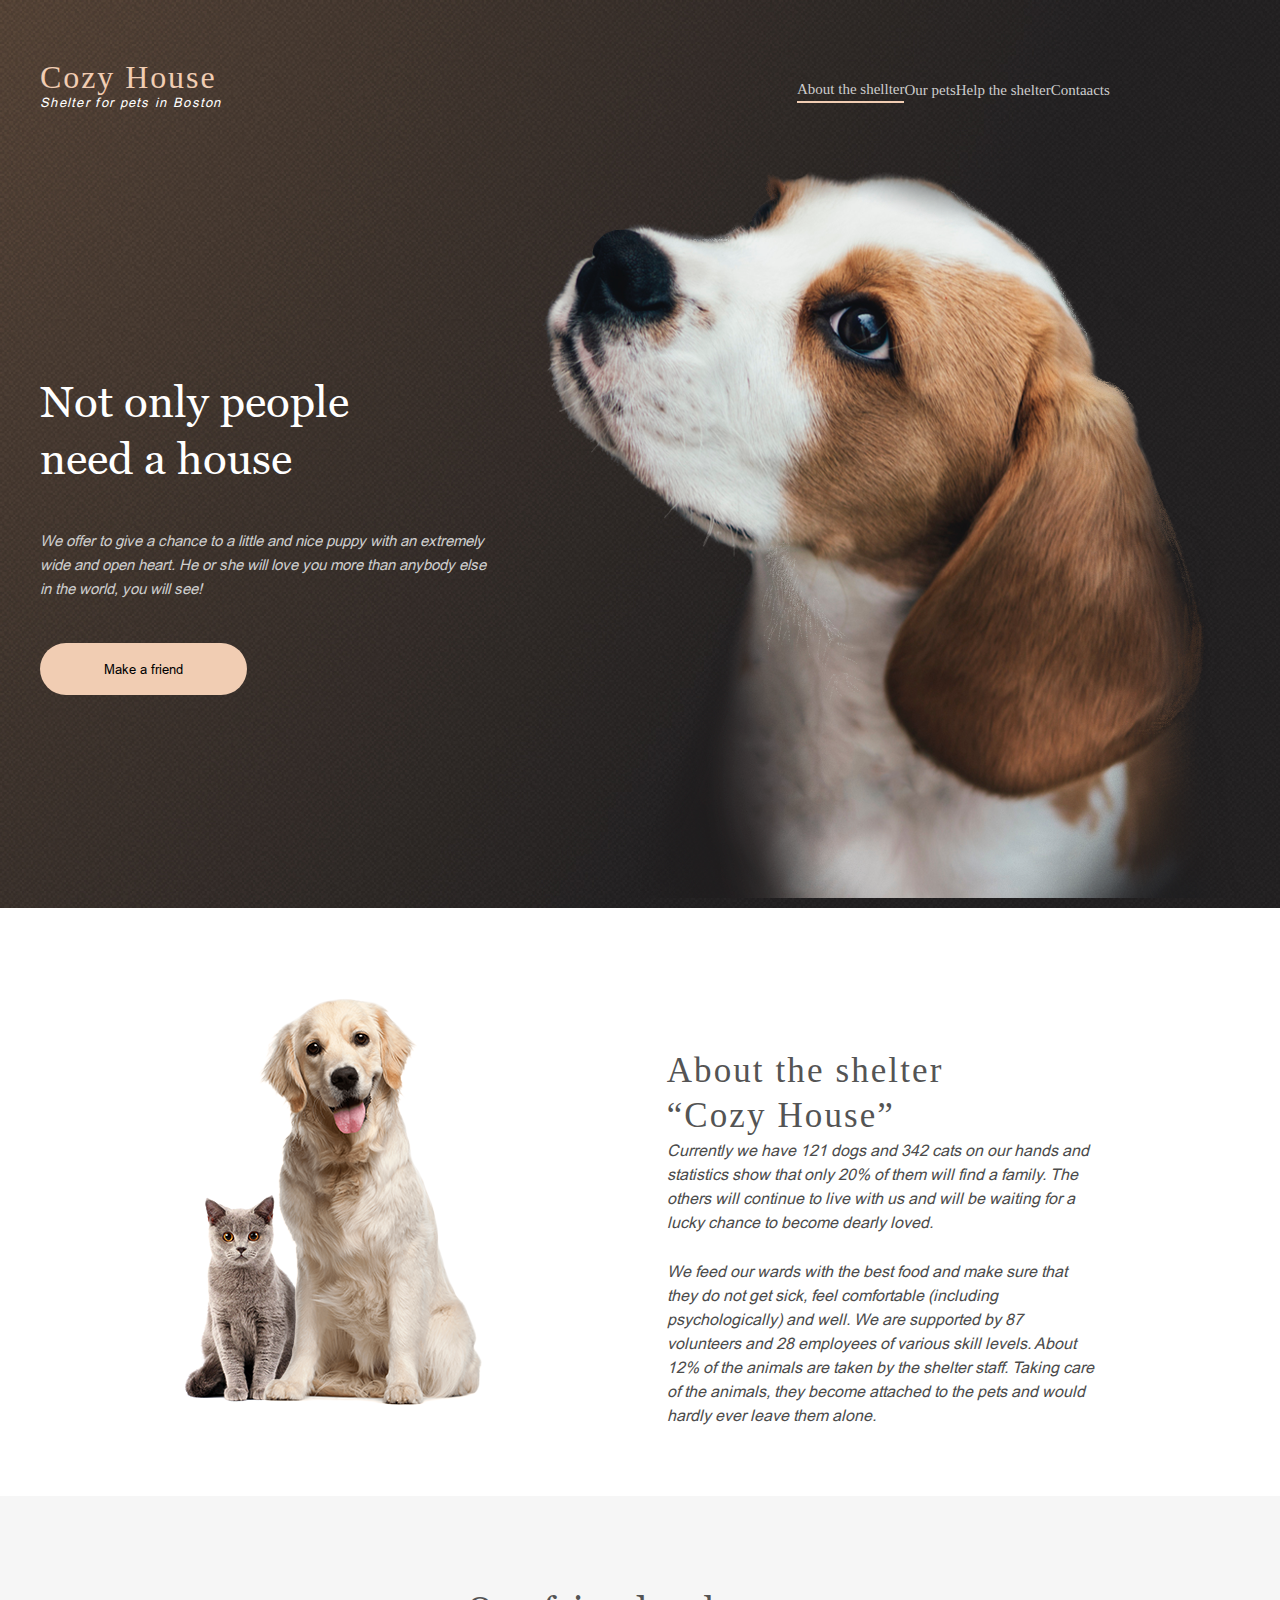
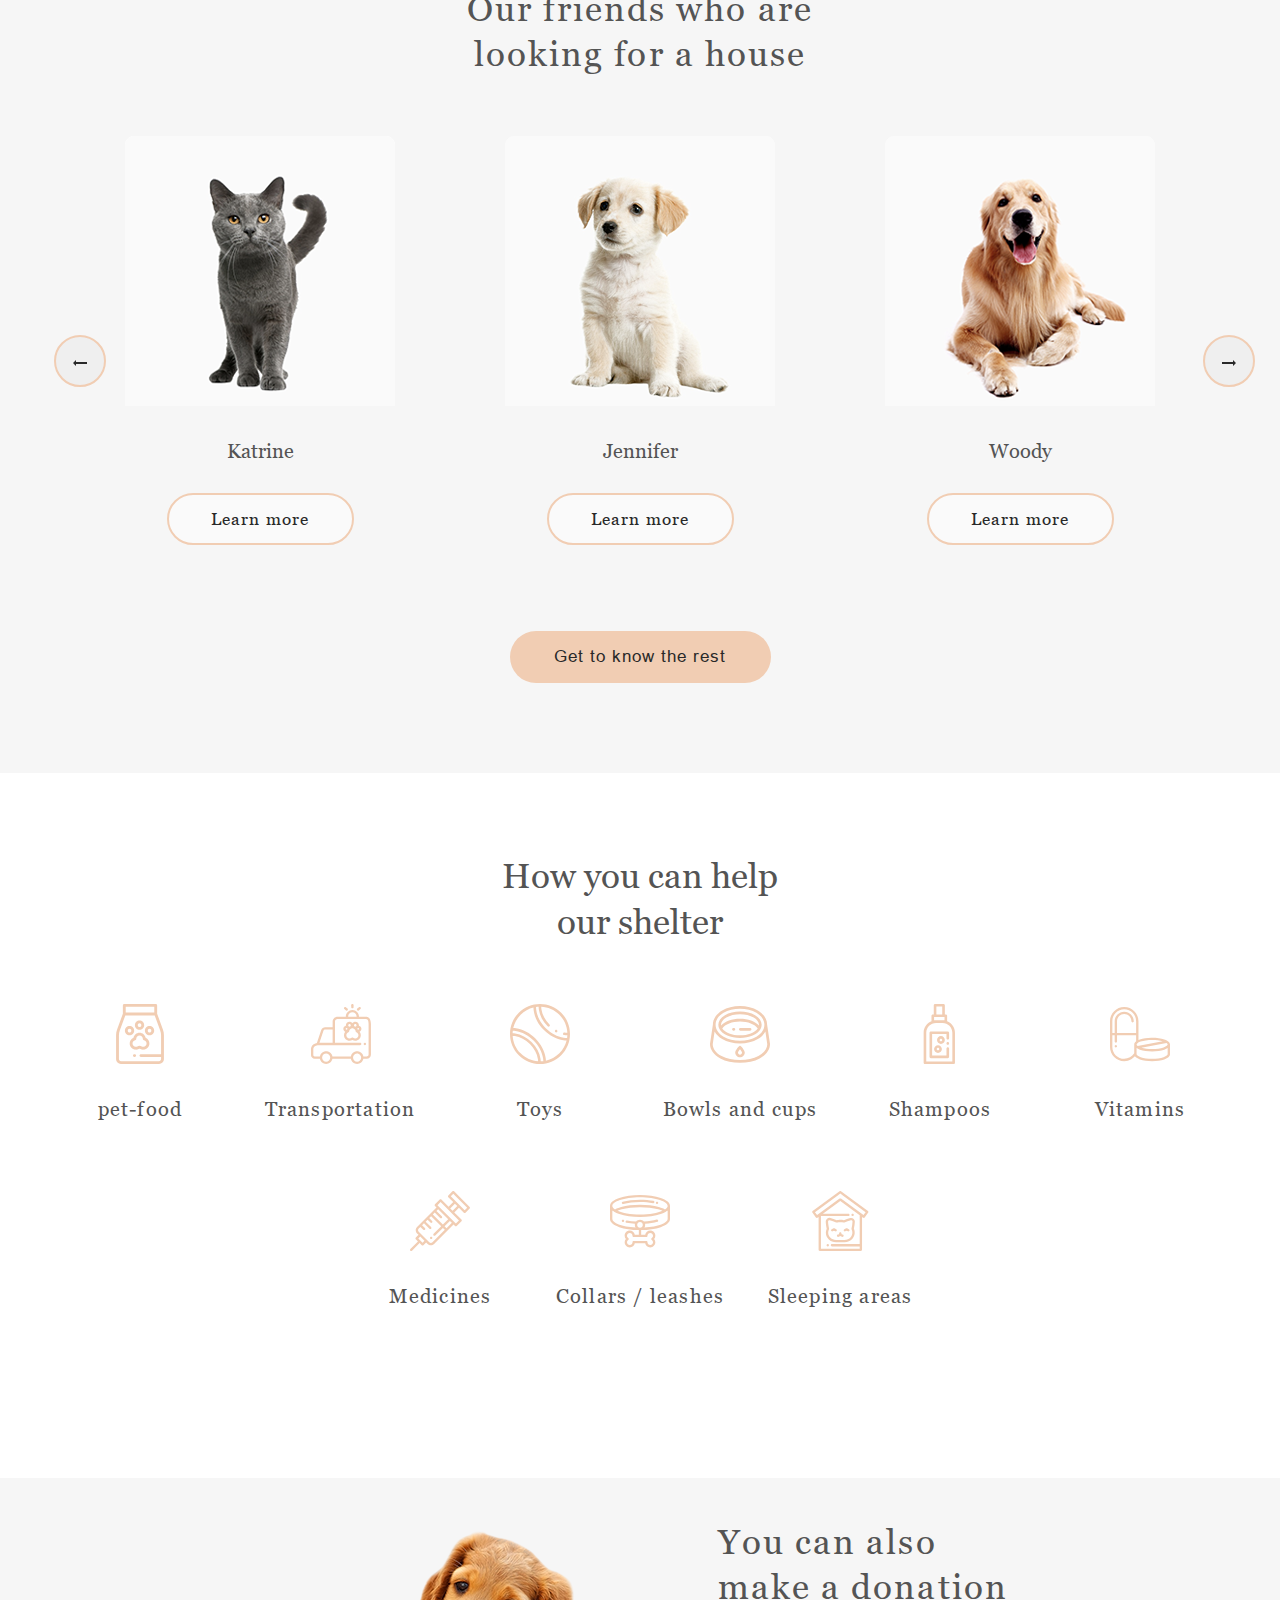
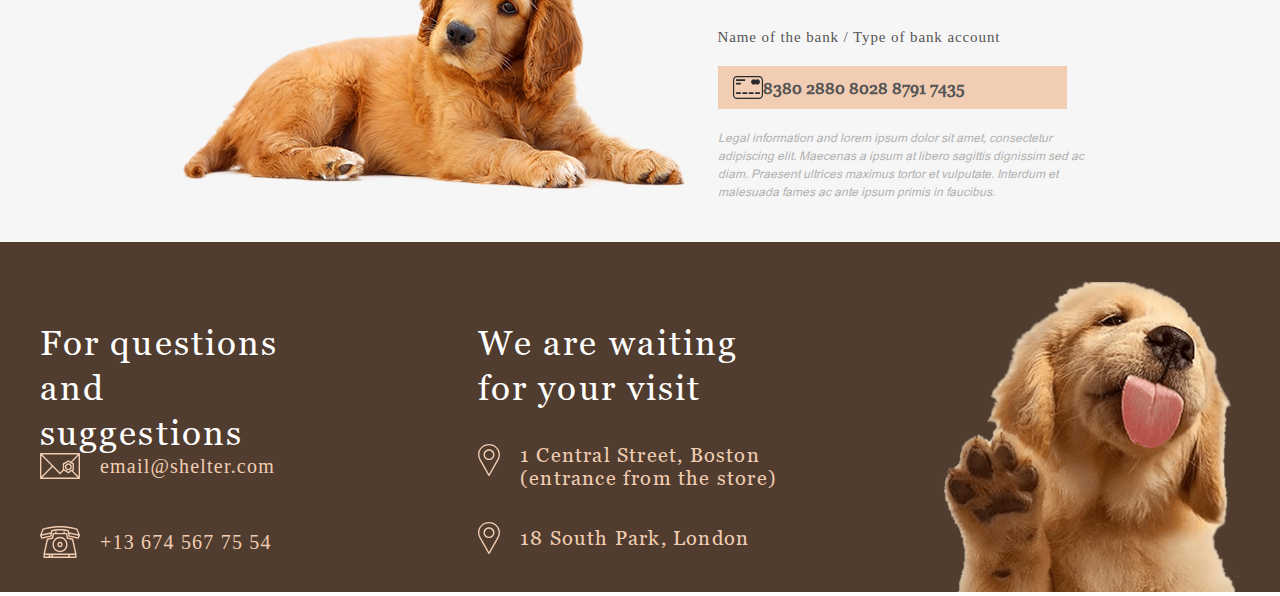
<file: pages/main/index.html>
<!DOCTYPE html>
<html lang="en">
<head>
    <meta charset="UTF-8">
    <meta http-equiv="X-UA-Compatible" content="IE=edge">
    <meta name="viewport" content="width=device-width, initial-scale=1.0">
    <link rel="stylesheet" href="./style.css">
    <title>Document</title>
</head>
<body>
    <main>
        
        <div class="section-one">
                <header>
                        <a href="../main/index.html">
                        <div class="logo">
                            <h1>Cozy House</h1>
                            <p>Shelter for pets in Boston</p>
                        </div>
                        </a>
                        <div class="navigation">
                            <nav>
                                <ul>
                                    <li><a href="#about" id="highlight">About the shellter</a></li>
                                    <li><a href="../pets/index.html">Our pets</a></li>
                                    <li><a href="#help">Help the shelter</a></li>
                                    <li><a href="#foot">Contaacts</a></li>
                                </ul>
                            </nav>
                        </div>

                </header>
        
            <div class="section-one-puppy">
                <div class="section-one-puppt-one">
                    <div class="puppy-h3">
                       <h3>Not only people need a house</h3>
                    </div>
                    <div class="puppy-p">
                        <p>We offer to give a chance to a little and nice puppy with an extremely wide and open heart. He or she will love you more than anybody else in the world, you will see!</p>
                    </div>
                    <div class="puppy-btn"><button onclick="btnOurFriends()">Make a friend</button></div>
                </div>
                <div class="section-one-puppt-two">
                    <img src="../../assets/images/start-screen-puppy.png" alt="puppy">
                </div>
            </div>
        </div>
        <div class="section-two" id="about">
            <div class="section-two-img">
                <img src="../../assets/images/about-pets.png" alt="about pets">
            </div>
            <div class="section-two-text">
                <div class="two-text-h2"><h2>About the shelter “Cozy House”</h2></div>
                <div class="two-text-p-one here" ><p>Currently we have 121 dogs and 342 cats on our hands and statistics show that only 20% of them will find a family. The others will continue to live with us and will be waiting for a lucky chance to become dearly loved.</p></div>
                <div class="two-text-p-two here"><p>We feed our wards with the best food and make sure that they do not get sick, feel comfortable (including psychologically) and well. We are supported by 87 volunteers and 28 employees of various skill levels. About 12% of the animals are taken by the shelter staff. Taking care of the animals, they become attached to the pets and would hardly ever leave them alone.</p></div>
            </div>
        </div>
        <div class="section-three" id="ourFriends">
            <div id="prev-Btn">
                <button><img src="../../assets/icons/Arrow-left.svg" alt="left"></button>
            </div>
            <div id="next-Btn">
                <button><img src="../../assets/icons/Arrow-right.svg" alt="right"></button>
                
            </div>

           

            <div class="section-three-box" >
                <div class="section-three-box-title">
                    <h3>Our friends who are looking for a house</h3>
                </div>
                <div class="slider-containter">
                    <div class="contener-slide" >
                        <div class="card-wrap">
                            <div class="card">
                              <img src="../../assets/images/pets-katrine.png" alt="Katrine" />
                              <p>Katrine</p>
                              <div class="learnMoreBox">
                                <button class="learnMoreBtn">Learn more</button>
                              </div>
                            </div>
                            <div class="card astalavista">
                              <img
                                src="../../assets/images/pets-jennifer.png"
                                alt="Jennifer"
                              />
                              <p>Jennifer</p>
                              <div class="learnMoreBox">
                                <button class="learnMoreBtn">Learn more</button>
                              </div>
                            </div>
                            <div class="card hide">
                              <img src="../../assets/images/pets-woody.png" alt="Woody" />
                              <p>Woody</p>
                              <div class="learnMoreBox">
                                <button class="learnMoreBtn">Learn more</button>
                              </div>
                            </div>
                            <div class="card hide">
                                <img src="../../assets/images/pets-charly.png" alt="Charly" />
                                <p>Charly</p>
                                <div class="learnMoreBox">
                                  <button class="learnMoreBtn">Learn more</button>
                                </div>
                              </div>
                              <div class="card hide">
                                <img src="../../assets/images/pets-sophia.png" alt="sophia" />
                                <p>Sophia</p>
                                <div class="learnMoreBox">
                                  <button class="learnMoreBtn">Learn more</button>
                                </div>
                              </div>
                              <div class="card hide">
                                <img src="../../assets/images/pets-freddie.png" alt="Freddie" />
                                <p>Freddie</p>
                                <div class="learnMoreBox">
                                  <button class="learnMoreBtn">Learn more</button>
                                </div>
                              </div>
                          </div>
                    </div>
                </div>        
                <div class="section-three-button">
                    <a href="../pets/index.html">  <button> Get to know the rest</button></a>
                </div>     
            </div>
        </div>
        <div class="help" id="help">
            <div class="help-center">
              <div class="help-heading">
                <h3>How you can help our shelter</h3>
              </div>
              <div class="list">
                    <div class="list-column">
                    <img
                        src="../../assets/icons/icon-pet-food.svg"
                        alt="pet-food"
                    />
                    <h4>pet-food</h4>
                    </div>
                    <div class="list-column">
                    <img
                        src="../../assets/icons/icon-transportation.svg"
                        alt="Transportation"
                    />
                    <h4>Transportation</h4>
                    </div>
                    <div class="list-column">
                    <img src="../../assets/icons/icon-toys.svg" alt="Toys" />
                    <h4>Toys</h4>
                    </div>
                    <div class="list-column">
                    <img
                        src="../../assets/icons/icon-bowls-and-cups.svg"
                        alt="Bowls and cups"
                    />
                    <h4>Bowls and cups</h4>
                    </div>
                    <div class="list-column">
                    <img
                        src="../../assets/icons/icon-shampoos.svg"
                        id="box6"
                        alt="Shampoos"
                    />
                    <h4>Shampoos</h4>
                    </div>
                    <div class="list-column">
                    <img
                        src="../../assets/icons/icon-vitamins.svg"
                        alt="Vitamins"
                    />
                    <h4>Vitamins</h4>
                    </div>
                    <div class="list-column">
                    <img
                        src="../../assets/icons/icon-medicines.svg"
                        alt="Medicines"
                    />
                    <h4>Medicines</h4>
                    </div>
                    <div class="list-column">
                    <img
                        src="../../assets/icons/icon-collars-leashes.svg"
                        alt="Collars / leashes"
                    />
                    <h4>Collars / leashes</h4>
                    </div>
                    <div class="list-column">
                    <img
                        src="../../assets/icons/icon-sleeping-area.svg"
                        alt="Sleeping areas"
                    />
                    <h4>Sleeping areas</h4>
                    </div>
              </div>
            </div>
          </div>
          <div class="section-five">
            <div class="five-box">
                <div class="five-box-img">
                    <img src="../../assets/images/donation-dog.png" alt="donation-dog">
                </div>
                <div class="five-box-textarea">
                    <div class="texarea-header">
                        <h3>You can also make a donation</h3>
                    </div>
                    <div class="textarea-bank">
                            <h5>Name of the bank / Type of bank account</h5>
                    </div>
                    <div class="textarea-bank-card">
                        <img src="../../assets/icons/credit-card.svg" alt="card">
                        <h4>8380 2880 8028 8791 7435</h4>
                    </div>
                    <div class="textarea-paragraf">
                        <p>Legal information and lorem ipsum dolor sit amet, consectetur adipiscing elit. Maecenas a ipsum at libero sagittis dignissim sed ac diam. Praesent ultrices maximus tortor et vulputate. Interdum et malesuada fames ac ante ipsum primis in faucibus.</p>
                    </div>
                </div>
            </div>
        </div>
    <footer id="foot">
        <div class="footer-box">
            <div class="footer-box-one">
                <div class="footer-box-one-title">
                    <h3>For questions and suggestions</h3>
                </div>
                <div class="footer-box-mail">
                    <div>
                        <img src="../../assets/icons/icon-email.svg" alt="email">
                     </div>
                    <a href="mailto:email@shelter.com">email@shelter.com</a>
                </div>
                <div class="footer-box-phone">
                    <div>
                       <img src="../../assets/icons/icon-phone.svg" alt="phone">
                     </div>
                    <a href="tel:+136745677554">+13 674 567 75 54</a>
                </div>
            </div>
            <div class="footer-box-two">
                <div class="box-two-title">
                    <h3>We are waiting for your visit</h3>
                </div>
                <div class="box-two-location-one">
                    <div>
                        <img src="../../assets/icons/icon-marker.svg" alt="marker">
                    </div>
                    <a href="https://goo.gl/maps/YngXgq2mWNd2mPq39" target="_blank">
                         <h4>1 Central Street, Boston (entrance from the store)</h4>
                    </a>
                </div>
                <div class="box-two-location-two">
                    <div>
                        <img src="../../assets/icons/icon-marker.svg" alt="marker">
                    </div>
                    <a href="https://goo.gl/maps/i6EnnC2U26eGFeHZ9" target="_blank">
                       <h4>18 South Park, London </h4>
                    </a>
                </div>

            </div>
            <div class="footer-box-three">
                <img src="../../assets/images/footer-puppy.png" alt="puppy">
            </div>
        </div>
    </footer>
    </main>
    <script src="./scritp.js"></script>
</body>
</html>
</file>
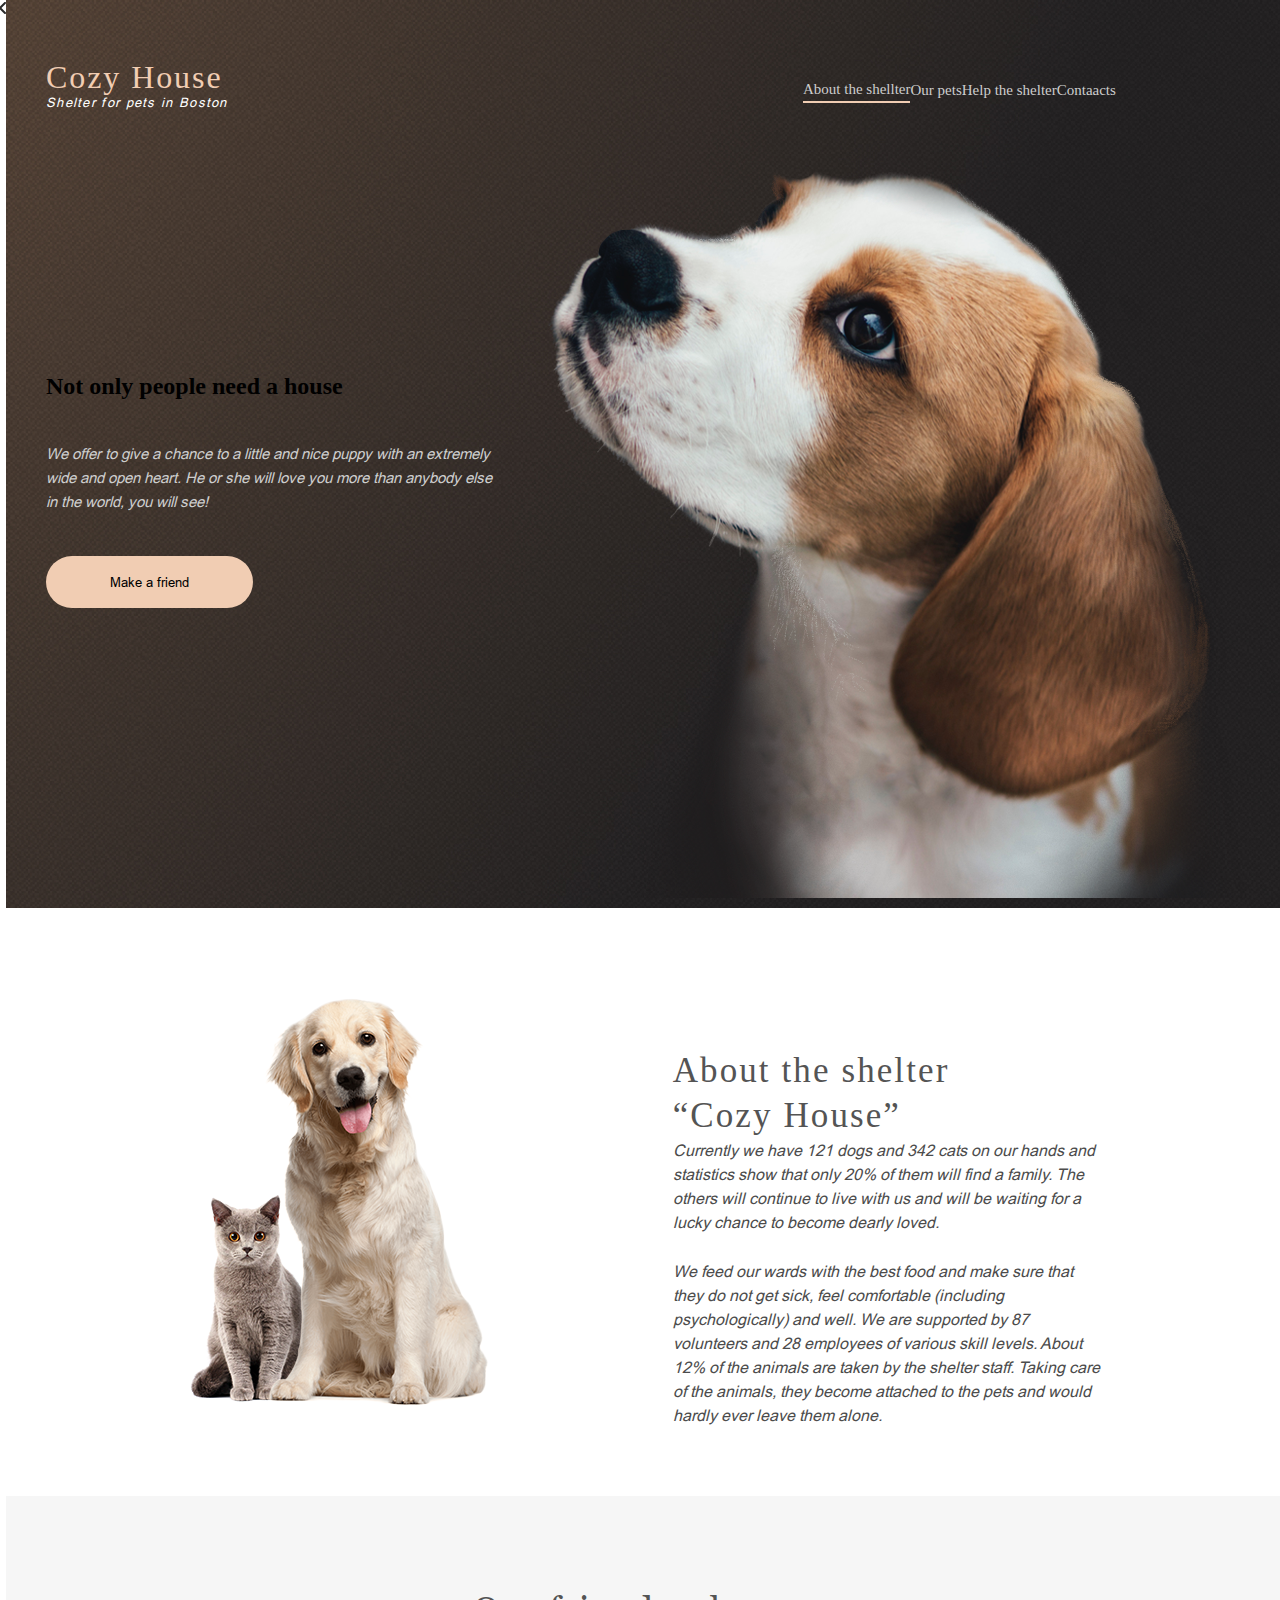
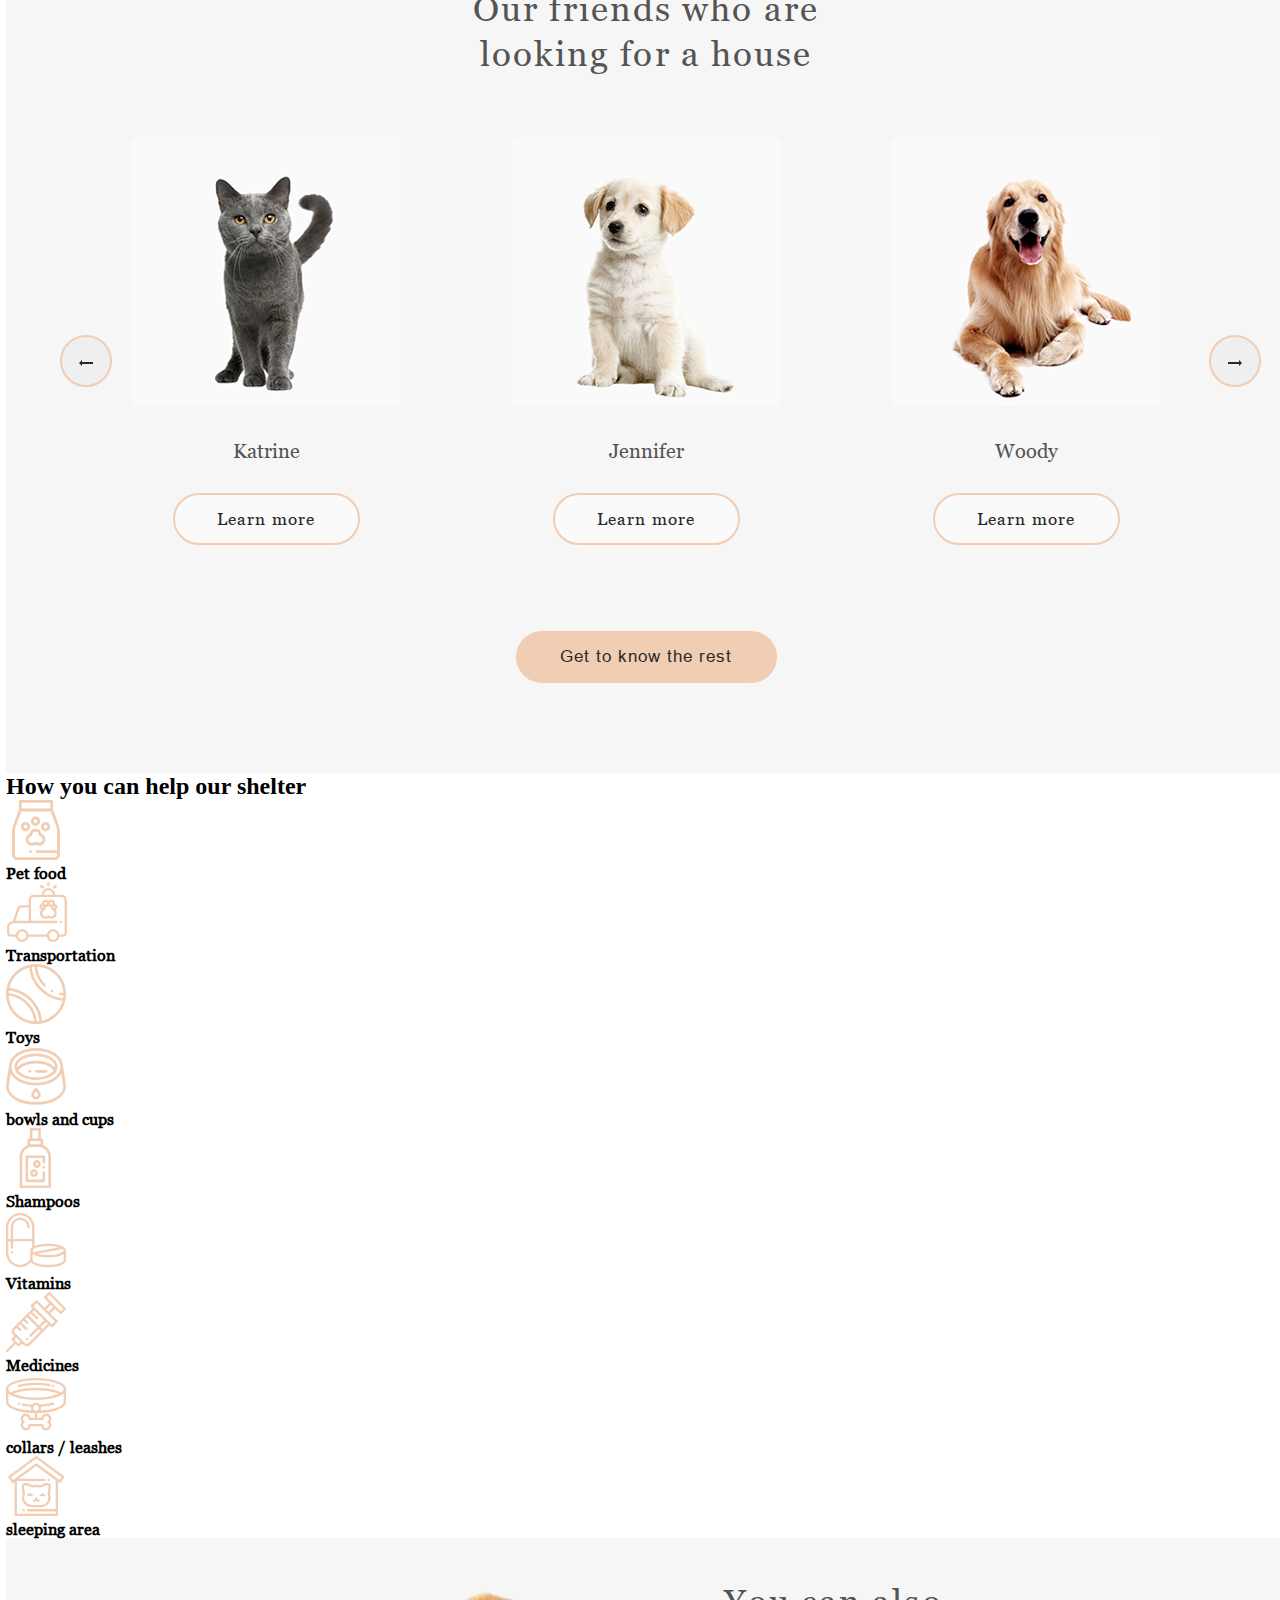
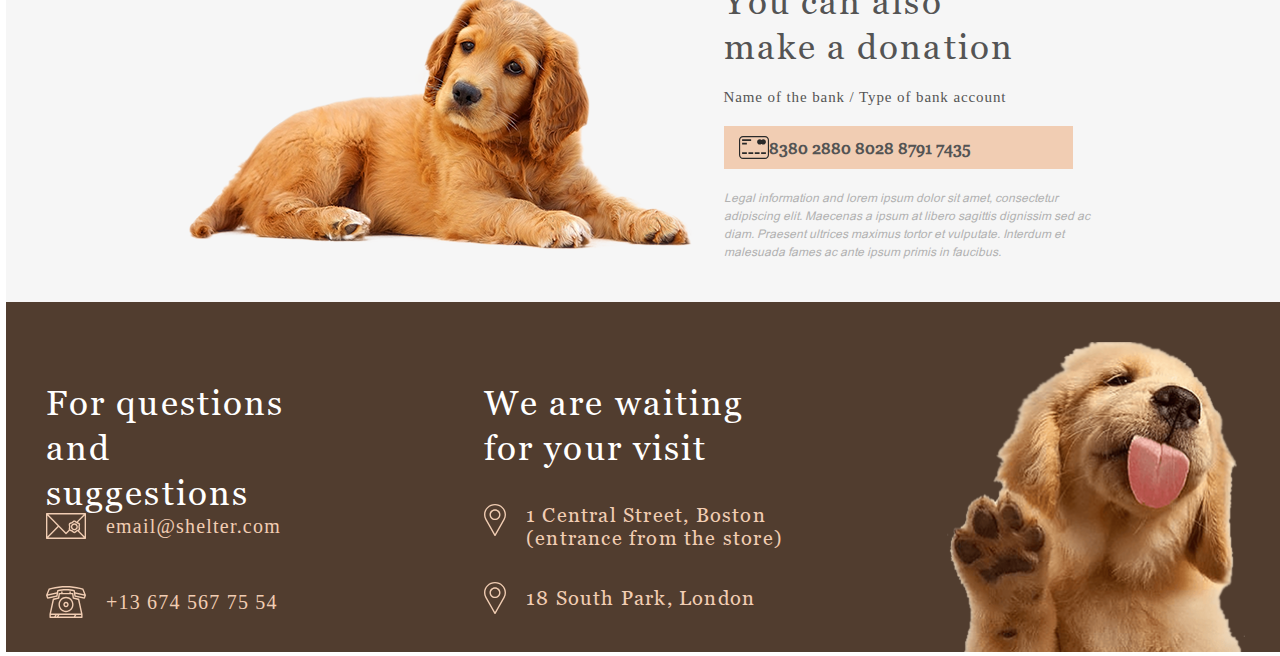
<file: pages/main/index.h.html>
<!DOCTYPE html>
<html lang="en">
<head>
    <meta charset="UTF-8">
    <meta http-equiv="X-UA-Compatible" content="IE=edge">
    <meta name="viewport" content="width=device-width, initial-scale=1.0">
    <link rel="stylesheet" href="./style.css">
    <title>Document</title>
</head>
<body>
    <div class="modal-containter">
        
        <div class="modal">
            <div class="close-btn">
                <img src="../../assets/icons/close.svg" alt="">
            </div>
        </div>
    </div>
    <main>
        
        <div class="section-one">
            <header>
                <div class="logo">
                    <h1>Cozy House</h1>
                    <p>Shelter for pets in Boston</p>
                </div>
                <div class="navigation">
                    <nav>
                        <ul>
                            <li><a href="../main/index.h.html" id="highlight">About the shellter</a></li>
                            <li><a href="../pets/index.html">Our pets</a></li>
                            <li><a href="#help">Help the shelter</a></li>
                            <li><a href="#foot">Contaacts</a></li>
                        </ul>
                    </nav>
                </div>
            </header>
            <div class="section-one-puppy">
                <div class="section-one-puppt-one">
                    <div class="puppy-h2">
                       <h2>Not only people need a house</h2>
                    </div>
                    <div class="puppy-p">
                        <p>We offer to give a chance to a little and nice puppy with an extremely wide and open heart. He or she will love you more than anybody else in the world, you will see!</p>
                    </div>
                    <div class="puppy-btn"><button onclick="btnOurFriends()">Make a friend</button></div>
                </div>
                <div class="section-one-puppt-two">
                    <img src="../../assets/images/start-screen-puppy.png" alt="puppy">
                </div>
            </div>
        </div>
        <div class="section-two">
            <div class="section-two-img">
                <img src="../../assets/images/about-pets.png" alt="about pets">
            </div>
            <div class="section-two-text">
                <div class="two-text-h2"><h2>About the shelter “Cozy House”</h2></div>
                <div class="two-text-p-one here" ><p>Currently we have 121 dogs and 342 cats on our hands and statistics show that only 20% of them will find a family. The others will continue to live with us and will be waiting for a lucky chance to become dearly loved.</p></div>
                <div class="two-text-p-two here"><p>We feed our wards with the best food and make sure that they do not get sick, feel comfortable (including psychologically) and well. We are supported by 87 volunteers and 28 employees of various skill levels. About 12% of the animals are taken by the shelter staff. Taking care of the animals, they become attached to the pets and would hardly ever leave them alone.</p></div>
            </div>
        </div>
        <div class="section-three" id="ourFriends">
            <div id="prev-Btn">
                <button><img src="../../assets/icons/Arrow-left.svg" alt="left"></button>
            </div>
            <div id="next-Btn">
                <button><img src="../../assets/icons/Arrow-right.svg" alt="right"></button>
                
            </div>

           

            <div class="section-three-box" >
                <div class="section-three-box-title">
                    <h3>Our friends who are looking for a house</h3>
                </div>
                <div class="slider-containter">
                    <div class="contener-slide" >
                        <div class="card-wrap">
                            <div class="card">
                              <img src="../../assets/images/pets-katrine.png" alt="Katrine" />
                              <p>Katrine</p>
                              <div class="learnMoreBox">
                                <button class="learnMoreBtn">Learn more</button>
                              </div>
                            </div>
                            <div class="card">
                              <img
                                src="../../assets/images/pets-jennifer.png"
                                alt="Jennifer"
                              />
                              <p>Jennifer</p>
                              <div class="learnMoreBox">
                                <button class="learnMoreBtn">Learn more</button>
                              </div>
                            </div>
                            <div class="card">
                              <img src="../../assets/images/pets-woody.png" alt="Woody" />
                              <p>Woody</p>
                              <div class="learnMoreBox">
                                <button class="learnMoreBtn">Learn more</button>
                              </div>
                            </div>
                            <div class="card">
                                <img src="../../assets/images/pets-charly.png" alt="Charly" />
                                <p>Charly</p>
                                <div class="learnMoreBox">
                                  <button class="learnMoreBtn">Learn more</button>
                                </div>
                              </div>
                              <div class="card">
                                <img src="../../assets/images/pets-sophia.png" alt="sophia" />
                                <p>Sophia</p>
                                <div class="learnMoreBox">
                                  <button class="learnMoreBtn">Learn more</button>
                                </div>
                              </div>
                              <div class="card">
                                <img src="../../assets/images/pets-freddie.png" alt="Freddie" />
                                <p>Freddie</p>
                                <div class="learnMoreBox">
                                  <button class="learnMoreBtn">Learn more</button>
                                </div>
                              </div>
                          </div>
                    </div>
                </div>        
                <div class="section-three-button">
                    <button><a href="../pets/index.html"> Get to know the rest</a></button>
                </div>     
            </div>
        </div>
        <div class="section-four" id="help">
            <div class="section-four-box">
               <div class="four-box-title">
                   <h2>How you can help our shelter</h2>
               </div>
               <div class="four-box-flex">
                <div class="one-box">
                    <div class="flex-item-one">
                        <div class="item-one-image">
                            <img src="../../assets/icons/icon-pet-food.svg" alt="petfood">
                        </div>
                        <div class="item-one-title">
                            <h4>Pet food</h4>
                        </div>
                    </div>
                    <div class="flex-item-two">
                        <div class="item-one-image">
                            <img src="../../assets/icons/icon-transportation.svg" alt="transportation">
                        </div>
                        <div class="item-one-title">
                            <h4>Transportation</h4>
                        </div>
                    </div>
                    <div class="flex-item-three">
                        <div class="item-one-image">
                            <img src="../../assets/icons/icon-toys.svg" alt="toys">
                        </div>
                        <div class="item-one-title">
                            <h4>Toys</h4>
                        </div>
                    </div>
                    <div class="flex-item-four">
                        <div class="item-one-image">
                            <img src="../../assets/icons/icon-bowls-and-cups.svg" alt="bowls-and-cups">
                        </div>
                        <div class="item-one-title">
                            <h4>bowls and cups</h4>
                        </div>
                    </div>
                    <div class="flex-item-five">
                        <div class="item-one-image">
                            <img src="../../assets/icons/icon-shampoos.svg" alt="shampoos">
                        </div>
                        <div class="item-one-title">
                            <h4>Shampoos</h4>
                        </div>
                    </div>

                </div>
                <div class="box-two">
                    <div class="flex-item-six">
                        <div class="item-one-image">
                            <img src="../../assets/icons/icon-vitamins.svg" alt="vitamins">
                        </div>
                        <div class="item-one-title">
                            <h4>Vitamins</h4>
                        </div>
                    </div>
                    <div class="flex-item-seven">
                        <div class="item-one-image">
                            <img src="../../assets/icons/icon-medicines.svg" alt="medicines">
                        </div>
                        <div class="item-one-title">
                            <h4>Medicines</h4>
                        </div>
                    </div>
                    <div class="flex-item-eight">
                        <div class="item-one-image">
                            <img src="../../assets/icons/icon-collars-leashes.svg" alt="collars-leashes">
                        </div>
                        <div class="item-one-title">
                            <h4>collars / leashes</h4>
                        </div>
                    </div>
                    <div class="flex-item-nine">
                        <div class="item-one-image">
                            <img src="../../assets/icons/icon-sleeping-area.svg" alt="sleeping-area">
                        </div>
                        <div class="item-one-title">
                            <h4>sleeping area</h4>
                        </div>
                    </div>

                </div>
            </div>
            </div>
        </div>
        <div class="section-five">
            <div class="five-box">
                <div class="five-box-img">
                    <img src="../../assets/images/donation-dog.png" alt="donation-dog">
                </div>
                <div class="five-box-textarea">
                    <div class="texarea-header">
                        <h3>You can also make a donation</h3>
                    </div>
                    <div class="textarea-bank">
                            <h5>Name of the bank / Type of bank account</h5>
                    </div>
                    <div class="textarea-bank-card">
                        <img src="../../assets/icons/credit-card.svg" alt="card">
                        <h4>8380 2880 8028 8791 7435</h4>
                    </div>
                    <div class="textarea-paragraf">
                        <p>Legal information and lorem ipsum dolor sit amet, consectetur adipiscing elit. Maecenas a ipsum at libero sagittis dignissim sed ac diam. Praesent ultrices maximus tortor et vulputate. Interdum et malesuada fames ac ante ipsum primis in faucibus.</p>
                    </div>
                </div>
            </div>
        </div>
    <footer id="foot">
        <div class="footer-box">
            <div class="footer-box-one">
                <div class="footer-box-one-title">
                    <h3>For questions and suggestions</h3>
                </div>
                <div class="footer-box-mail">
                    <div>
                        <img src="../../assets/icons/icon-email.svg" alt="email">
                     </div>
                    <a href="mailto:email@shelter.com">email@shelter.com</a>
                </div>
                <div class="footer-box-phone">
                    <div>
                       <img src="../../assets/icons/icon-phone.svg" alt="phone">
                     </div>
                    <a href="">+13 674 567 75 54</a>
                </div>
            </div>
            <div class="footer-box-two">
                <div class="box-two-title">
                    <h3>We are waiting for your visit</h3>
                </div>
                <div class="box-two-location-one">
                    <div>
                        <img src="../../assets/icons/icon-marker.svg" alt="marker">
                    </div>
                    <h4>1 Central Street, Boston (entrance from the store)</h4>
                </div>
                <div class="box-two-location-two">
                    <div>
                        <img src="../../assets/icons/icon-marker.svg" alt="marker">
                    </div>
                    <h4>18 South Park, London </h4>
                </div>

            </div>
            <div class="footer-box-three">
                <img src="../../assets/images/footer-puppy.png" alt="puppy">
            </div>
        </div>
    </footer>
    </main>
    <script src="./scritp.js"></script>
</body>
</html>
</file>
<file: pages/main/style.css>
* {
    margin: 0;
    padding: 0;
    box-sizing: border-box;
    list-style: none;
    text-decoration: none;
}

@font-face {
	font-family: 'Georgia';
	src: url('../../assets/fonts/georgia.ttf');
	src: local('Georgia Regular'), local('Georgia-Regular'),
		url('../../assets/fonts/georgia.ttf') format('truetype');
	font-weight: normal;
	font-style: normal;
}

@font-face {
	font-family: 'Arial';
	src: url('../../assets/fonts/arial.ttf');
	src: local('Arial Regular'), local('Arial-Regular'),
		url('../../assets/fonts/arial.ttf') format('truetype');
	font-weight: normal;
	font-style: normal;
}



h3  {
    font-family: 'Georgia';
    font-style: normal; 
}

p {
    font-family: 'Arial';
    font-style: italic;
}

h4 {
    font-family: 'Georgia';
    font-style: normal;
}

body {
    display: flex;
    justify-content: center;
    position: relative;
}

main {
    width: 1280px;
    height: 100%;
    position: relative;
}


.section-one {
    background-image: url("../../assets/images/start-screen-gradient-background.jpg");
    height: 908px;
    display: flex;
    flex-direction: column;
    /* justify-content: center; */
    align-items: center;
}

header {
    width: 1200px;
    height: 60px;
    display: flex;
    justify-content: space-between;
    align-items: center;
    margin-bottom: 50px;
    margin-top: 60px;
    position: relative;
}


.logo {
    width: 184px;
    height: 60px;
}

.logo h1 {
    display: flex;
    align-items: center;
    letter-spacing: 0.06em;
    font-size: 32px;
    line-height: 35px;
    font-weight: 400;
    color: #F1CDB3;
}

.logo p {
    font-size: 13px;
    line-height: 15px;
    font-weight: 400;
    display: flex;
    align-items: center;
    letter-spacing: 0.1em;
    color: #FFFFFF;
}

.navigation {
    width: 443px;
    height: 27px;
    display: flex;
    align-items: center;
    
}



.navigation nav ul {
    display: flex;
    align-items: center;
    width: 100%;
    justify-content: space-between;
}

.navigation nav ul li {
    display: flex;
    justify-content: space-between;
    font-size: 15px;
    font-weight: 400;
    line-height: 24px;
    gap: ;
}

.navigation nav ul li a {
    color : #CDCDCD;

}

.navigation nav ul li a:hover {
    color: #FAFAFA;
    border-bottom: 2px solid #F1CDB3;
}

nav ul li:nth-child(1) {
    border-bottom: 2px solid #F1CDB3 ;
}






/* Section one  */

.section-one-puppy {
    width: 1200px;
    height: 728px;
    display: flex;
    justify-content: space-between;
    align-items: center;
    flex-direction: row;
}



.section-one-puppt-one {
    width: 460px;
    height: 322px;
}


.puppy-h3 {
    width: 310px;
    height: 114px;

}


.puppy-h3 h3 {
    font-size: 44px;
    font-weight: 400;
    line-height: 57px;
    color: #ffffff;
}

.puppy-p {
    width: 460px;
    height: 72px;
    margin: 42px 0;
}

.puppy-p p {
    font-size: 15px;
    font-weight: 400;
    line-height: 24px;
    color: #CDCDCD;
}



.puppy-btn button {
    width: 207px;
    height: 52px;
    background-color: #F1CDB3;
    border: none;
    border-radius: 100px;
    cursor: pointer;

}



.section-one-puppt-two {
    width: 698px;
    height: 728px;
}

.section-one-puppt-two img {
    object-fit: cover;
    width: 100%;
    height: 100%;
}




/* section-two */ 

.section-two {
    width: 1280px;
    height: 588px;
    display: flex;
    justify-content: space-evenly;
    align-items: center;
    flex-direction: row;
}



.section-two-img {
    width: 300px;
    height: 408px;
}

.section-two-img img {
    object-fit: cover;
    width: 100%;
    height: 100%;
}

.section-two-text {
    width: 430px;
    height: 308px;
}

.two-text-h2 {
    width: 370px;
    height: 90px;
}


.two-text-h2 h2 {
    font-size: 35px;
    font-weight: 400;
    line-height: 45px;
    letter-spacing: 0.06em;
    color: #545454;
}

.two-text-p-one {
    width: 430px;
    height: 96px;

}

.two-text-p-two {
    margin-top: 25px;
    width: 430px;
    height: 114px;
}

.here {
    font-weight: 400;
    font-size: 15;
    line-height: 24px;
    color: #4C4C4C;
}





/* section-three */

.section-three {
    width: 1280px;
    height: 877px;
    background-color: #F6F6F6;
    display: flex;
    justify-content: center;
    align-items: center;
    position: relative;
}

.section-three-box {
    width: 1200px;
    height: 697px;
    display: flex;
    justify-content: center;
    flex-direction: column;
    align-items: center;
}



.section-three-box-title {
    width: 400px;
    height: 90px;
    margin-bottom: 60px;
    text-align: center;
    display: flex;
}



.section-three-box-title h3 {
    color: #545454;
    font-weight: 400;
    font-size: 35px;
    line-height: 45px;
    letter-spacing: 0.06em;
    
}



.slider-containter {
    width: 1200px;
    position: relative;
    display: flex;
    justify-content: center;
    height: 435px;
}
 

.contener-slide {
    width: 95%;
    margin: 0 auto;
    overflow: hidden;
}

.card-wrap {
    display: flex;
    width: 200%;
    justify-content: space-around;
    transition: 1s;
}

.card {
    width: 270px;
    height: 435px;
    background: #F6F6F6;
}





.card:hover {
    padding: 15px;
    cursor: pointer;
}
.card img {
    width: 100%;
}
.card p {
    color: #545454;
    text-align: center;
    margin: 30px 0;
    font-family: 'Georgia';
    font-style: normal;
    font-weight: 400;
    font-size: 20px;
    line-height: 23px;
    
}
.learnMoreBox{
    display: flex;
    justify-content: center;
}
.learnMoreBtn{
    color: #292929;
    font-size: 17px;
    font-family: 'Georgia';
    font-style: normal;
    border: 2px solid #F1CDB3;
    letter-spacing: 0.06em;
    padding: 10px 15px;
    border-radius: 2rem;
    cursor: pointer;
    background: #FAFAFA;
    height: 52px;
    width: 187px;
}
.learnMoreBtn:hover{
    background-color:#FDDCC4; ;
}




#prev-Btn {
    position: absolute;
    left: 54px;
    top: 50%;
    z-index: 111111;

}

#prev-Btn button {
    width: 52px;
    height: 52px;
    border: 2px solid #F1CDB3;;
    border-radius: 100px;
    cursor: pointer;

}

#next-Btn {
    position: absolute;
    right: 25px;
    top: 50%;
    z-index: 111111;

}



#next-Btn button {
    width: 52px;
    height: 52px;
    border: 2px solid #F1CDB3;;
    border-radius: 100px;
    cursor: pointer;

}

.section-three-button {
    margin-top: 60px;
}

.section-three-button button {
    width: 261px;
    height: 52px;
    background-color: #F1CDB3;
    border: none;
    border-radius: 100px;
    font-size: 17px;
    font-weight: 400;
    line-height: 22px;
    letter-spacing: 0.06em;
    color: #292929;
    cursor: pointer;
}

.section-three-button button a {
    color: #292929;
}

/* section-four */


.help{
    width: 94%;
    margin: 0 auto;
}

.help-center{
    margin-bottom: 100px;
}

.help-heading{
    display: flex;
    justify-content: center;
    align-items: center;
    text-align: center;
    margin-top: 80px;
}
.help-heading h3{
    display: flex;
    justify-content: center;
    align-items: center;
    text-align: center;
    font-weight: 400;
    font-size: 35px;
    line-height: 130%;
    max-width: 308px;
    color: #545454;
    font-family: 'Georgia';
    font-style: normal;
}
.list-column{
    width: 200px;
    margin-bottom: 70px;
  
  
}
.list-column h4{
    font-family: 'Georgia';
    font-style: normal;
    font-weight: 400;
    font-size: 20px;
    line-height: 115%;
    letter-spacing: 0.06em;
    color: #545454;
}
.list-column img {
    margin-bottom: 30px;
}
.list{
    max-width: 1280px;
    display: flex;
    justify-content: center;
    align-items: center;
    flex-wrap: wrap;
    margin: 0 auto;
    text-align: center;
    margin-top: 60px;

}

/* section-five */ 

.section-five {
    width: 1280px;
    height: 364px;
    background-color: #F6F6F6;
    display: flex;
    justify-content: center;
    align-items: center;
}


.five-box {
    width: 915px;
    height: 282px;
    display: flex;
    justify-content: center;
    align-items: center;
    gap: 30px;
    flex-direction: row;
}




.five-box-img {
    width: 505px;
    height: 261px;
}

.five-box-img img {
    object-fit: cover;
    width: 100%;
    height: 100%;
}


.five-box-textarea {
    width: 380px;
    height: 282px;
}

.texarea-header {
    width: 300px;
    height: 90px;
    margin-bottom: 20px;
}

.texarea-header h3 {
    font-weight: 400;
    font-size: 35px;
    line-height: 45px;
    letter-spacing: 0.06em;
    color: #545454;
}


.textarea-bank {
    width: 307px;
    height: 17px;
    margin-bottom: 20px;
}

.textarea-bank h5 {
    font-weight: 400;
    font-size: 15px;
    line-height: 110%;
    letter-spacing: 0.06em;
    color: #545454;
}

.textarea-bank-card {
    width: 349px;
    height: 43px;
    color: #545454;
    display: flex;
    align-items: center;
    background-color: #F1CDB3;
    margin-bottom: 20px;
}

.textarea-bank-card img {
  margin-left: 15px;
}


.textarea-bank-card p {
    letter-spacing: 0.06em;
    font-weight: 400;
    font-size: 20px;
    line-height: 23px;
}


.textarea-paragraf {
    width: 380;
    height: 72px;
    overflow: hidden;
}

.textarea-paragraf p {
    font-weight: 400;
    font-size: 12px;
    line-height: 18px;
    color: #B2B2B2;

}

footer {
    width: 1280px;
    height: 350px;
    background-color: #513D2F;
    display: flex;
    justify-content: center;
}

.footer-box {
    width: 1200px;
    height: 310px;
    margin-top: 40px;
    display: flex;
    justify-content: space-between;
    align-items: center;
    flex-direction: row;
}


.footer-box-one {
    width: 278px;
    height: 234px;
}

.footer-box-one-title {
    width: 278px;
    height: 90px;
    margin-bottom: 40px;
}




.footer-box-one-title h3 {
    font-weight: 400;
    font-size: 35px;
    line-height: 45px;
    letter-spacing: 0.06em;
    color: #FFFFFF;
}

.footer-box-mail {
    display: flex;
    width: 251px;
    height: 32px;
    align-items: center;
    margin-bottom: 44px;
}


.footer-box-mail a {
    font-weight: 400;
    font-size: 20px;
    line-height: 23px;
    letter-spacing: 0.06em;
    color: #F1CDB3;
}
.footer-box-mail div {
    width: 40px;
    height: 32px;
    margin-right: 20px;
}
.footer-box-mail div img {
    object-fit: cover;
    width: 100%;
    height: 100%;
}

.footer-box-phone {
    width: 239px;
    height: 32px;
    display: flex;
    
    align-items: center;
}
.footer-box-phone a {
    font-weight: 400;
    font-size: 20px;
    line-height: 115%;
    letter-spacing: 0.06em;
    color: #F1CDB3;
}

.footer-box-phone div {
    margin-right: 20px;
    width: 40px;
    height: 32px;
}

.footer-box-phone div img {
    object-fit: cover;
    width: 100%;
    height: 100%;
}

.footer-box-two {
    width: 302px;
    height: 234px;
}

.box-two-title {
    width: 270px;
    height: 90px;
    margin-bottom: 34px;
}
.box-two-title h3 {
    font-weight: 400;
    font-size: 35px;
    line-height: 45px;
    letter-spacing: 0.06em;
    color: #FFFFFF;
}

.location {
    width: 260px;
    height: 46px;
    display: flex;
}

.location h4 {
    font-weight: 400;
    font-size: 20px;
    line-height: 23px;
    letter-spacing: 0.06em;
    color: #F1CDB3;
}

.box-two-location-one {
    display: flex;
    width: 302px;
    height: 46px;
    margin-bottom: 32px;
}

.box-two-location-one div {
    margin-right: 20px;
}

.box-two-location-one h4 {
    font-weight: 400;
    font-size: 20px;
    line-height: 23px;
    letter-spacing: 0.06em;
    color: #F1CDB3;
}

.box-two-location-two {
    width: 302px;
    height: 32px;
    display: flex;
    align-items: center;
}

.box-two-location-two div {
    margin-right: 20px;
    width: 22px;
    height: 32px;
}
.box-two-location-two div img {
    object-fit: cover;
    width: 100%;
    height: 100%;
}

.box-two-location-two h4 {
    font-weight: 400;
    font-size: 20px;
    line-height: 23px;
    letter-spacing: 0.06em;
    color: #F1CDB3;
}

.footer-box-three {
    width: 300px;
    height: 310px;
}

.footer-box-three img {
    object-fit: cover;
    width: 100%;
    height: 100%;
}

@media(max-width: 770px) {
    main {
        width: 768px;
    }
    .section-one {
        width: 768px;
        height: auto;
    }
    header {
        width: 768px;
    }
    .section-one-puppy {
        width: 569px;
        flex-direction: column;
        height: auto;

    }
    .section-one-puppt-one {
        height: auto;
    }
    .section-one-puppt-two {
        height: auto;
        width: 569px;
        margin-top: 25px;
    }

    .section-two {
        width: 768px;
        height: auto;
        flex-direction: column-reverse;
    }

    .section-two-text {
        width: 437px;
    }
    .section-two-img {
        word-wrap: 437px;
        margin-top: 15vh;
    }
    .section-three {
        width: 768px;
    }
    .section-three-box {
        width: 768px;
        /* justify-content: space-around; */
    }
    .slider-containter {
        width: 668px;
    }
    .contener-slide {
        width: 90%;
    }
    .card-wrap {
        width: 80%;
        margin: 0 50px;

    }
    .hide {
        display: none;
    }

    .section-five {
        width: 768px;
        height: auto;
    }
    .five-box {
        width: 768px;
        flex-direction: column-reverse;
        height: auto;
    }
    footer {
        width: 768px;
        height: auto;
    }
    .footer-box {
        width: 768px;
        flex-wrap: wrap;
        height: auto;
        justify-content: center;
    }

}

@media (max-width: 321px) {
    main{
        width: 320px;
    }
    header {
        width: 320px;
    }
    .section-one {
        width: 320px;
    }
    .navigation {
        display: none;
    }
    .section-one-puppy {
        width: 320px;
        flex-direction: column;
    }
    .section-one-puppt-one {
        width: 320px;
        display: flex;
        flex-direction: column;
        justify-content: center;
        align-items: center;
    }
    .puppy-h3 {
        display: flex;
        justify-content: center;
        align-items: center;
        width: 300px;
        padding: 0 3rem;
    }
    .puppy-h3 h3 {
        font-size: 25px;
        line-height: 32px;
    }
    .puppy-p {
        width: 300px;
    }
    .section-one-puppt-two {
        width: 320px;
        margin-top: 10vw;
    }

    .section-two {
        width: 320px;
        flex-direction: column-reverse;
        height: auto;
    }
    .section-two-text {
        width: 320px;
        height: auto;
    }
    .two-text-h2 {
        width: 300px;
        margin: 0 auto;
        display: flex;
        justify-content: center;
        align-items: center;
        margin: 0 auto;
    }
    .two-text-h2 h2 {
        font-size: 25px;
        line-height: 32px;
        padding: 0 4vh;
    }

    .two-text-p-one {
        width: 300px;
        margin: 0 auto;
        height: auto;
    }
    .two-text-p-two {
        width: 300px;
        margin: 0 auto;
        height: auto;
    }
    .section-two-img {
        width: 320px;
        margin-top: 5rem;
        height: auto;
    }

    .section-three {
        width: 320px;
    }
    .section-three-box {
        width: 320px;
    }
    .section-three-box-title {
        width: 300px;
    }
    .slider-containter {
        width: 320px;
    }
    .contener-slide {
        width: 300px;
    }
    .hide {
        display: none;
    }

    .help {
        width: 320px;
    }
    .help-heading {
        width: 300px;
    }
    .list {
        width: 320px;
        display: grid;
        grid-template-columns: repeat(2, 150px);
        justify-content: center;
    }
    .list-column {
        width: 100px;
    }

    .section-five {
        width: 320px;
        height: auto;
    }
    .five-box {
        width: 320px;
        flex-direction: column-reverse;
        height: auto;
    }
    .five-box-img {
        width: 320px;
    }
    .five-box-textarea {
        width: 300px;
    }
    .textarea-bank-card {
        width: 300px;
    }
    footer {
        width: 320px;
        height: auto;
    }
    .footer-box {
        width: 320px;
        flex-wrap: wrap;
        height: auto;
    }
    .footer-box-one {
        width: 300px;
        margin: 0 auto;
    }

    .footer-box-one-title {
        width: 300px;
    }
    .footer-box-two {
        width: 300px;
        margin: 40px 0;
    }
    .box-two-title {
        width: 300px;
    }




}
</file>
